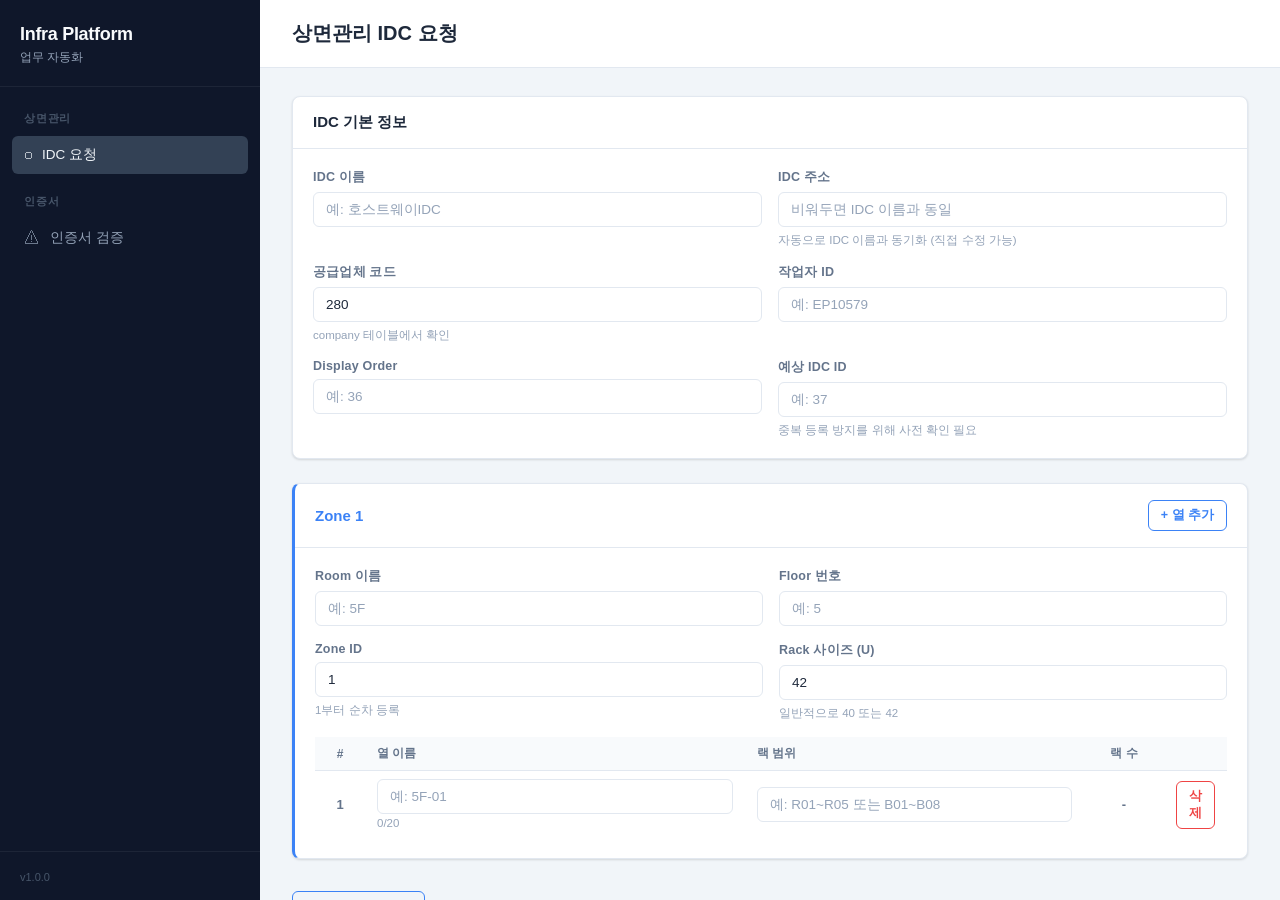
<file: index.html>
<!DOCTYPE html>
<html lang="ko">
<head>
    <meta charset="UTF-8">
    <meta http-equiv="refresh" content="0;url=idc-request.html">
    <title>인프라 자동화 플랫폼</title>
</head>
<body>
    <p><a href="idc-request.html">이동 중...</a></p>
</body>
</html>
</file>
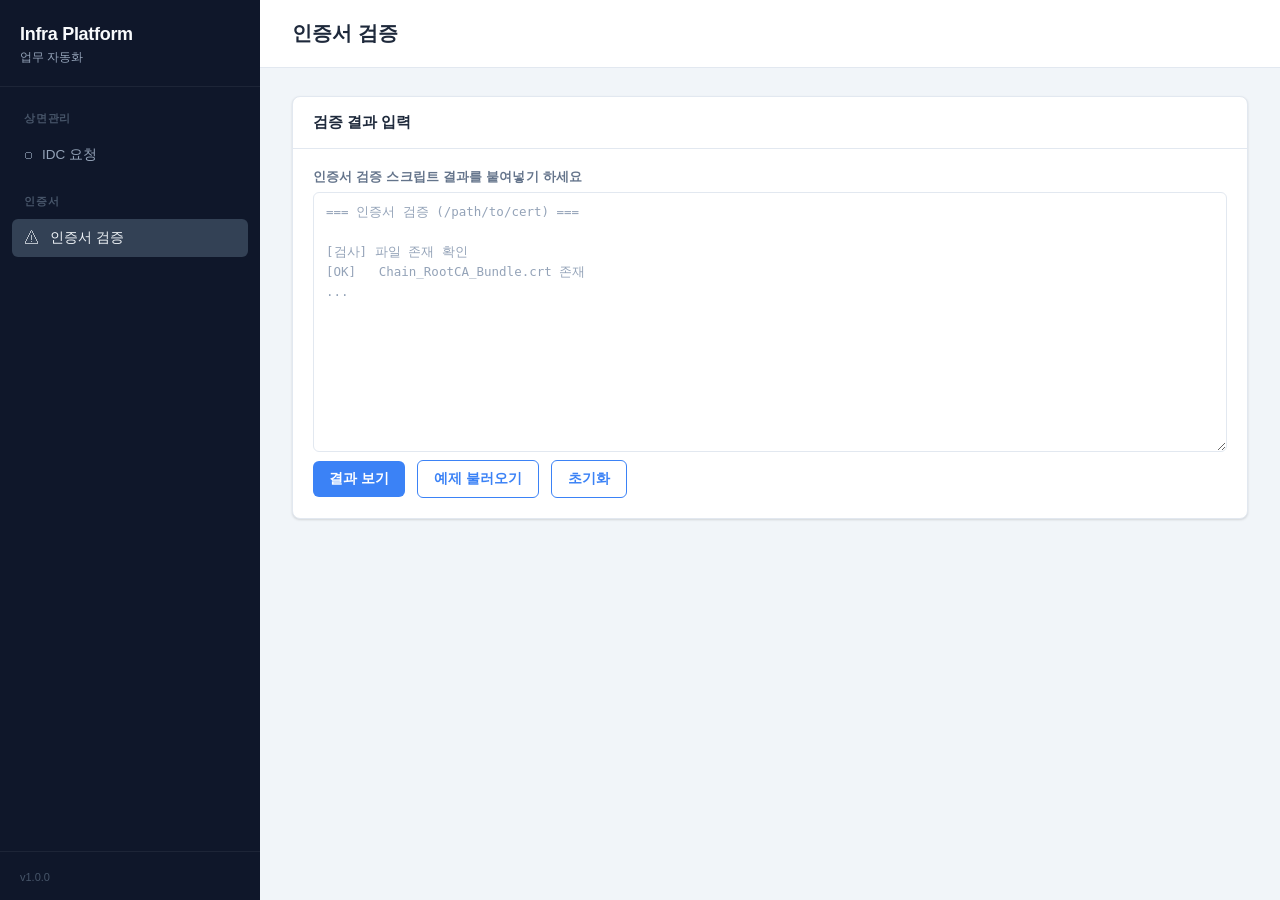
<file: cert-verify.html>
<!DOCTYPE html>
<html lang="ko">
<head>
    <meta charset="UTF-8">
    <meta name="viewport" content="width=device-width, initial-scale=1.0">
    <title>인프라 자동화 플랫폼 - 인증서 검증</title>
    <link rel="stylesheet" href="css/style.css">
</head>
<body>
    <div class="app-layout">
        <aside class="sidebar" id="sidebar"></aside>

        <main class="main-content">
            <header class="content-header">
                <h2>인증서 검증</h2>
            </header>
            <div class="content-body">
                <!-- 입력 -->
                <div class="card">
                    <div class="card-header"><h3>검증 결과 입력</h3></div>
                    <div class="card-body">
                        <div class="form-group">
                            <label class="form-label">인증서 검증 스크립트 결과를 붙여넣기 하세요</label>
                            <textarea class="form-input cert-textarea" id="cert-input"
                                rows="12" placeholder="=== 인증서 검증 (/path/to/cert) ===&#10;&#10;[검사] 파일 존재 확인&#10;[OK]   Chain_RootCA_Bundle.crt 존재&#10;..."></textarea>
                        </div>
                        <div class="action-bar">
                            <button class="btn btn-primary" id="btn-cert-render">결과 보기</button>
                            <button class="btn btn-outline" id="btn-cert-example">예제 불러오기</button>
                            <button class="btn btn-outline" id="btn-cert-clear">초기화</button>
                        </div>
                    </div>
                </div>

                <!-- 결과 -->
                <div class="card hidden" id="cert-result-card">
                    <div class="card-header">
                        <h3>검증 결과</h3>
                        <div class="cert-summary" id="cert-summary"></div>
                    </div>
                    <div class="card-body" style="padding:0;">
                        <pre class="cert-output" id="cert-output"></pre>
                    </div>
                </div>
            </div>
        </main>
    </div>

    <script src="js/layout.js"></script>
    <script src="js/tasks/cert-verify.js"></script>
</body>
</html>
</file>
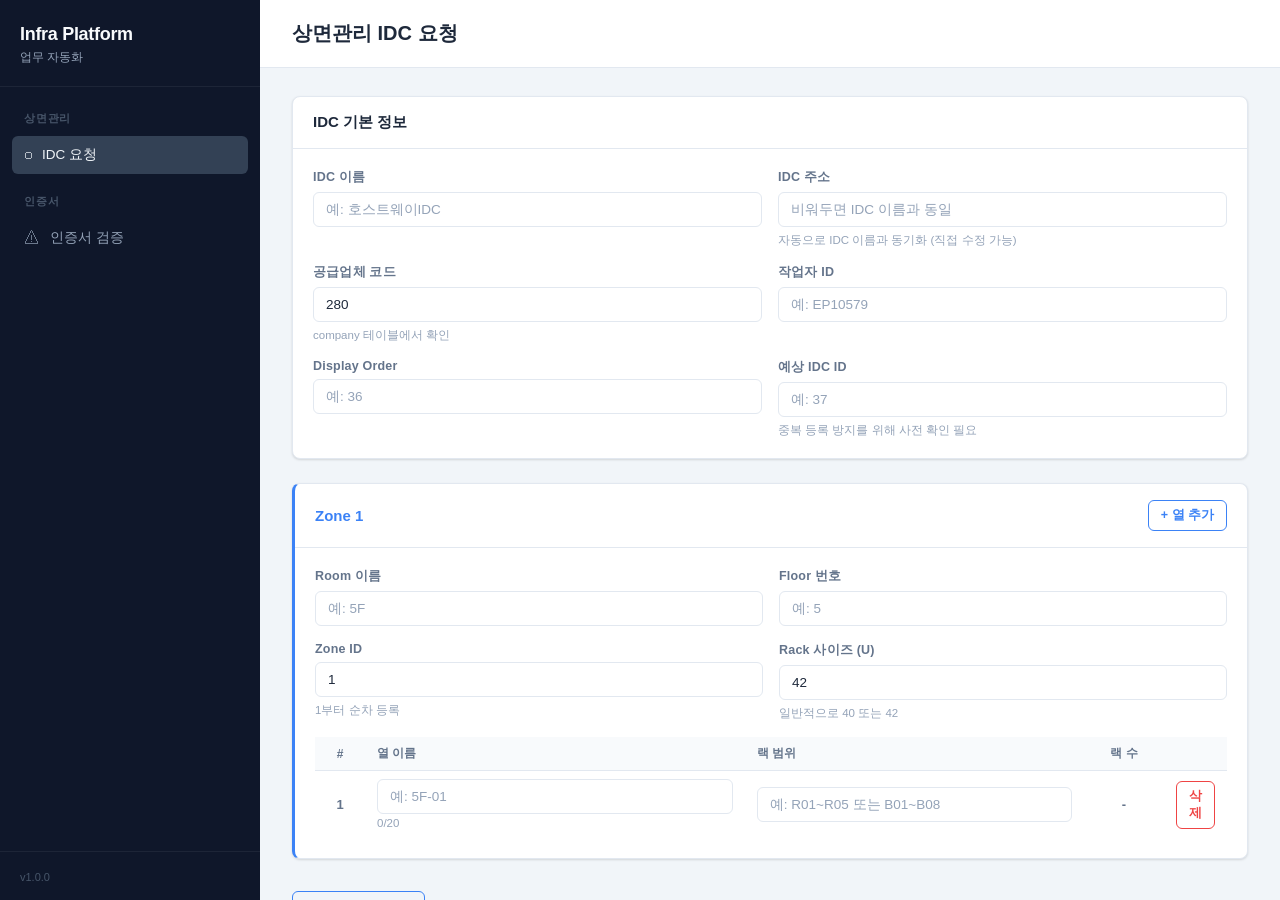
<file: idc-request.html>
<!DOCTYPE html>
<html lang="ko">
<head>
    <meta charset="UTF-8">
    <meta name="viewport" content="width=device-width, initial-scale=1.0">
    <title>인프라 자동화 플랫폼 - IDC 요청</title>
    <link rel="stylesheet" href="css/style.css">
</head>
<body>
    <div class="app-layout">
        <aside class="sidebar" id="sidebar"></aside>

        <main class="main-content">
            <header class="content-header">
                <h2>상면관리 IDC 요청</h2>
            </header>
            <div class="content-body">
                <!-- IDC 기본 정보 -->
                <div class="card">
                    <div class="card-header"><h3>IDC 기본 정보</h3></div>
                    <div class="card-body">
                        <div class="form-grid">
                            <div class="form-group">
                                <label class="form-label">IDC 이름</label>
                                <input type="text" class="form-input" id="idc-name" placeholder="예: 호스트웨이IDC">
                            </div>
                            <div class="form-group">
                                <label class="form-label">IDC 주소</label>
                                <input type="text" class="form-input" id="idc-address" placeholder="비워두면 IDC 이름과 동일">
                                <span class="form-hint">자동으로 IDC 이름과 동기화 (직접 수정 가능)</span>
                            </div>
                            <div class="form-group">
                                <label class="form-label">공급업체 코드</label>
                                <input type="number" class="form-input" id="idc-supply-code" value="280">
                                <span class="form-hint">company 테이블에서 확인</span>
                            </div>
                            <div class="form-group">
                                <label class="form-label">작업자 ID</label>
                                <input type="text" class="form-input" id="user-id" placeholder="예: EP10579">
                            </div>
                            <div class="form-group">
                                <label class="form-label">Display Order</label>
                                <input type="number" class="form-input" id="display-order" placeholder="예: 36">
                            </div>
                            <div class="form-group">
                                <label class="form-label">예상 IDC ID</label>
                                <input type="number" class="form-input" id="idc-id" placeholder="예: 37">
                                <span class="form-hint">중복 등록 방지를 위해 사전 확인 필요</span>
                            </div>
                        </div>
                    </div>
                </div>

                <!-- Zone 목록 (JS에서 동적 렌더링) -->
                <div id="zones-container"></div>

                <div class="action-bar mb-16">
                    <button class="btn btn-outline" id="btn-add-zone">+ Zone(층) 추가</button>
                </div>

                <div class="action-bar mb-16">
                    <button class="btn btn-primary" id="btn-generate">SQL 쿼리 생성</button>
                    <button class="btn btn-outline" id="btn-load-example">예제 데이터 불러오기</button>
                </div>

                <!-- 상면 미리보기 -->
                <div class="card hidden" id="preview-card">
                    <div class="card-header">
                        <h3>상면 배치도</h3>
                        <span class="form-hint">열 이름을 클릭하면 랙 상세를 볼 수 있습니다</span>
                    </div>
                    <div class="card-body" id="preview-content"></div>
                </div>

                <!-- 랙 상세 모달 -->
                <div class="modal-overlay hidden" id="rack-modal">
                    <div class="modal">
                        <div class="modal-header">
                            <h3 id="rack-modal-title"></h3>
                            <button class="modal-close" id="rack-modal-close">&times;</button>
                        </div>
                        <div class="modal-body" id="rack-modal-body"></div>
                    </div>
                </div>

                <!-- SQL 결과 -->
                <div class="card hidden" id="sql-result-card">
                    <div class="card-header"><h3>생성된 SQL</h3></div>
                    <div class="card-body" style="padding: 0;">
                        <div class="sql-output-wrapper">
                            <div class="copy-btn-wrapper">
                                <button class="btn-copy" id="btn-copy-sql">복사</button>
                            </div>
                            <pre class="sql-output" id="sql-output"></pre>
                        </div>
                    </div>
                </div>
            </div>
        </main>
    </div>

    <script src="js/layout.js"></script>
    <script src="js/tasks/idc-request.js"></script>
</body>
</html>
</file>
<file: css/style.css>
/* ===== Reset & Base ===== */
*,
*::before,
*::after {
    margin: 0;
    padding: 0;
    box-sizing: border-box;
}

:root {
    --sidebar-width: 260px;
    --sidebar-bg: #0f172a;
    --sidebar-hover: #1e293b;
    --sidebar-active: #334155;
    --sidebar-text: #94a3b8;
    --sidebar-text-active: #f1f5f9;
    --accent: #3b82f6;
    --accent-hover: #2563eb;
    --bg: #f1f5f9;
    --surface: #ffffff;
    --text: #1e293b;
    --text-secondary: #64748b;
    --border: #e2e8f0;
    --success: #10b981;
    --danger: #ef4444;
    --warning: #f59e0b;
    --radius: 8px;
    --shadow: 0 1px 3px rgba(0, 0, 0, 0.08), 0 1px 2px rgba(0, 0, 0, 0.06);
    --shadow-md: 0 4px 6px rgba(0, 0, 0, 0.07), 0 2px 4px rgba(0, 0, 0, 0.06);
}

html, body {
    height: 100%;
    font-family: -apple-system, BlinkMacSystemFont, 'Segoe UI', Roboto, 'Helvetica Neue', Arial, sans-serif;
    font-size: 14px;
    color: var(--text);
    background: var(--bg);
}

/* ===== Layout ===== */
.app-layout {
    display: flex;
    height: 100vh;
    overflow: hidden;
}

/* ===== Sidebar ===== */
.sidebar {
    width: var(--sidebar-width);
    min-width: var(--sidebar-width);
    background: var(--sidebar-bg);
    display: flex;
    flex-direction: column;
    overflow-y: auto;
}

.sidebar-header {
    padding: 24px 20px 20px;
    border-bottom: 1px solid rgba(255, 255, 255, 0.06);
}

.sidebar-title {
    font-size: 18px;
    font-weight: 700;
    color: #f8fafc;
    letter-spacing: -0.3px;
}

.sidebar-subtitle {
    font-size: 12px;
    color: var(--sidebar-text);
    margin-top: 4px;
}

.sidebar-nav {
    flex: 1;
    padding: 16px 12px;
}

.nav-category {
    font-size: 11px;
    font-weight: 600;
    text-transform: uppercase;
    letter-spacing: 0.8px;
    color: #475569;
    padding: 8px 12px 6px;
    margin-bottom: 4px;
}

.nav-list {
    list-style: none;
}

.nav-item {
    display: flex;
    align-items: center;
    gap: 10px;
    padding: 10px 12px;
    border-radius: 6px;
    color: var(--sidebar-text);
    text-decoration: none;
    font-size: 13.5px;
    font-weight: 500;
    transition: all 0.15s ease;
    cursor: pointer;
}

.nav-item:hover {
    background: var(--sidebar-hover);
    color: var(--sidebar-text-active);
}

.nav-item.active {
    background: var(--sidebar-active);
    color: var(--sidebar-text-active);
}

.nav-icon {
    font-size: 16px;
    opacity: 0.7;
}

.sidebar-footer {
    padding: 16px 20px;
    border-top: 1px solid rgba(255, 255, 255, 0.06);
}

.version {
    font-size: 11px;
    color: #475569;
}

/* ===== Main Content ===== */
.main-content {
    flex: 1;
    overflow-y: auto;
    display: flex;
    flex-direction: column;
}

.content-header {
    padding: 20px 32px;
    background: var(--surface);
    border-bottom: 1px solid var(--border);
    position: sticky;
    top: 0;
    z-index: 10;
}

.content-header h2 {
    font-size: 20px;
    font-weight: 700;
    color: var(--text);
}

.content-body {
    padding: 28px 32px;
    flex: 1;
}

/* ===== Cards ===== */
.card {
    background: var(--surface);
    border-radius: var(--radius);
    box-shadow: var(--shadow);
    border: 1px solid var(--border);
    margin-bottom: 24px;
}

.card-header {
    padding: 16px 20px;
    border-bottom: 1px solid var(--border);
    display: flex;
    align-items: center;
    justify-content: space-between;
}

.card-header h3 {
    font-size: 15px;
    font-weight: 600;
    color: var(--text);
}

.card-body {
    padding: 20px;
}

/* ===== Form Elements ===== */
.form-grid {
    display: grid;
    grid-template-columns: 1fr 1fr;
    gap: 16px;
}

.form-group {
    display: flex;
    flex-direction: column;
    gap: 6px;
}

.form-group.full-width {
    grid-column: 1 / -1;
}

.form-label {
    font-size: 12.5px;
    font-weight: 600;
    color: var(--text-secondary);
    letter-spacing: 0.2px;
}

.form-input {
    padding: 9px 12px;
    border: 1px solid var(--border);
    border-radius: 6px;
    font-size: 13.5px;
    color: var(--text);
    background: var(--surface);
    transition: border-color 0.15s ease, box-shadow 0.15s ease;
    font-family: inherit;
}

.form-input:focus {
    outline: none;
    border-color: var(--accent);
    box-shadow: 0 0 0 3px rgba(59, 130, 246, 0.12);
}

.form-input::placeholder {
    color: #94a3b8;
}

.form-hint {
    font-size: 11.5px;
    color: #94a3b8;
}

.form-hint.over-limit {
    color: var(--danger);
    font-weight: 600;
}

.form-input.input-error {
    border-color: var(--danger);
    box-shadow: 0 0 0 3px rgba(239, 68, 68, 0.12);
}

/* ===== Row Table ===== */
.row-table {
    width: 100%;
    border-collapse: collapse;
}

.row-table th {
    text-align: left;
    padding: 8px 12px;
    font-size: 12px;
    font-weight: 600;
    color: var(--text-secondary);
    background: #f8fafc;
    border-bottom: 1px solid var(--border);
}

.row-table td {
    padding: 8px 12px;
    border-bottom: 1px solid var(--border);
    vertical-align: middle;
}

.row-table .form-input {
    width: 100%;
}

.row-table tr:last-child td {
    border-bottom: none;
}

.row-number {
    font-weight: 600;
    color: var(--text-secondary);
    font-size: 13px;
    text-align: center;
    width: 40px;
}

/* ===== Buttons ===== */
.btn {
    display: inline-flex;
    align-items: center;
    justify-content: center;
    gap: 6px;
    padding: 9px 16px;
    border: none;
    border-radius: 6px;
    font-size: 13.5px;
    font-weight: 600;
    cursor: pointer;
    transition: all 0.15s ease;
    font-family: inherit;
}

.btn-primary {
    background: var(--accent);
    color: white;
}

.btn-primary:hover {
    background: var(--accent-hover);
    box-shadow: var(--shadow-md);
}

.btn-success {
    background: var(--success);
    color: white;
}

.btn-success:hover {
    background: #059669;
}

.btn-danger {
    background: transparent;
    color: var(--danger);
    border: 1px solid var(--danger);
    padding: 6px 10px;
    font-size: 12px;
}

.btn-danger:hover {
    background: #fef2f2;
}

.btn-outline {
    background: transparent;
    color: var(--accent);
    border: 1px solid var(--accent);
}

.btn-outline:hover {
    background: #eff6ff;
}

.btn-sm {
    padding: 6px 12px;
    font-size: 12.5px;
}

.btn-group {
    display: flex;
    gap: 8px;
    align-items: center;
}

/* ===== Zone Card ===== */
.zone-card {
    border-left: 3px solid var(--accent);
}

.zone-card .card-header h3 {
    color: var(--accent);
}

/* ===== Floor Preview ===== */
.floor-map {
    margin-bottom: 32px;
}

.floor-map-title {
    font-size: 22px;
    font-weight: 800;
    color: var(--text);
    margin-bottom: 16px;
}

.floor-row-block {
    display: flex;
    flex-direction: column;
    align-items: flex-end;
    margin-bottom: 20px;
}

.floor-row-label {
    background: #fef9c3;
    border: 1px solid #fde68a;
    padding: 6px 16px;
    font-size: 13px;
    font-weight: 700;
    color: #92400e;
    text-align: center;
    border-radius: 4px 4px 0 0;
}

.floor-row-slots {
    display: flex;
    border: 1px solid #d1d5db;
    border-top: none;
    border-radius: 0 0 4px 4px;
    overflow: hidden;
}

.floor-slot {
    width: 52px;
    height: 28px;
    border-right: 1px solid #e5e7eb;
    background: #fff;
}

.floor-slot:last-child {
    border-right: none;
}

/* ===== Rack Detail Table ===== */
.rack-detail-section {
    margin-bottom: 28px;
}

.rack-detail-title {
    font-size: 16px;
    font-weight: 800;
    color: var(--text);
    margin-bottom: 10px;
}

.rack-detail-table {
    width: auto;
    border-collapse: collapse;
    font-size: 12px;
}

.rack-detail-table th {
    background: #fef9c3;
    border: 1px solid #d1d5db;
    padding: 6px 8px;
    font-weight: 700;
    text-align: center;
    white-space: nowrap;
    color: #92400e;
    min-width: 64px;
}

.rack-detail-table th.hole-col {
    background: #f8fafc;
    min-width: 40px;
    color: var(--text-secondary);
}

.rack-detail-table td {
    border: 1px solid #e5e7eb;
    padding: 4px 8px;
    text-align: center;
    height: 24px;
    background: #fff;
}

.rack-detail-table td.hole-no {
    background: #f8fafc;
    font-weight: 600;
    color: var(--text-secondary);
    font-size: 11px;
}

.rack-detail-table thead tr:nth-child(2) th {
    background: #dbeafe;
    height: 6px;
    padding: 0;
    border-color: #bfdbfe;
}

.rack-detail-scroll {
    overflow-x: auto;
}

/* ===== Modal ===== */
.modal-overlay {
    position: fixed;
    inset: 0;
    background: rgba(0, 0, 0, 0.5);
    z-index: 100;
    display: flex;
    align-items: center;
    justify-content: center;
    padding: 24px;
}

.modal {
    background: var(--surface);
    border-radius: var(--radius);
    box-shadow: 0 20px 60px rgba(0, 0, 0, 0.2);
    max-width: 90vw;
    max-height: 90vh;
    display: flex;
    flex-direction: column;
    min-width: 400px;
}

.modal-header {
    display: flex;
    align-items: center;
    justify-content: space-between;
    padding: 16px 24px;
    border-bottom: 1px solid var(--border);
}

.modal-header h3 {
    font-size: 16px;
    font-weight: 700;
}

.modal-close {
    background: none;
    border: none;
    font-size: 24px;
    color: var(--text-secondary);
    cursor: pointer;
    padding: 0 4px;
    line-height: 1;
    transition: color 0.15s;
}

.modal-close:hover {
    color: var(--text);
}

.modal-body {
    padding: 24px;
    overflow: auto;
}

/* Clickable floor row label */
.floor-row-label {
    cursor: pointer;
    transition: background 0.15s, box-shadow 0.15s;
}

.floor-row-label:hover {
    background: #fde68a;
    box-shadow: 0 2px 4px rgba(0, 0, 0, 0.1);
}

/* ===== Action Bar ===== */
.action-bar {
    display: flex;
    align-items: center;
    gap: 12px;
    padding-top: 8px;
}

/* ===== SQL Output ===== */
.sql-output-wrapper {
    position: relative;
}

.sql-output {
    background: #0f172a;
    color: #e2e8f0;
    padding: 20px;
    border-radius: var(--radius);
    font-family: 'SF Mono', 'Fira Code', 'Cascadia Code', 'Consolas', monospace;
    font-size: 12.5px;
    line-height: 1.7;
    overflow-x: auto;
    white-space: pre-wrap;
    word-break: break-all;
    max-height: 600px;
    overflow-y: auto;
    tab-size: 2;
}

.sql-output .sql-comment {
    color: #6b7280;
}

.sql-output .sql-keyword {
    color: #c084fc;
}

.sql-output .sql-string {
    color: #34d399;
}

.sql-output .sql-number {
    color: #fbbf24;
}

.sql-output .sql-function {
    color: #60a5fa;
}

.copy-btn-wrapper {
    position: absolute;
    top: 12px;
    right: 12px;
    display: flex;
    gap: 8px;
}

.btn-copy {
    background: rgba(255, 255, 255, 0.1);
    color: #94a3b8;
    border: 1px solid rgba(255, 255, 255, 0.1);
    padding: 6px 14px;
    border-radius: 6px;
    font-size: 12px;
    font-weight: 500;
    cursor: pointer;
    transition: all 0.15s ease;
    font-family: inherit;
}

.btn-copy:hover {
    background: rgba(255, 255, 255, 0.15);
    color: #e2e8f0;
}

.btn-copy.copied {
    background: rgba(16, 185, 129, 0.2);
    color: #34d399;
    border-color: rgba(16, 185, 129, 0.3);
}

/* ===== Cert Verify Output ===== */
.cert-textarea {
    width: 100%;
    resize: vertical;
    font-family: 'SF Mono', 'Fira Code', 'Cascadia Code', 'Consolas', monospace;
    font-size: 12.5px;
    line-height: 1.6;
    min-height: 200px;
}

.cert-output {
    background: #0f172a;
    color: #cbd5e1;
    padding: 24px;
    margin: 0;
    font-family: 'SF Mono', 'Fira Code', 'Cascadia Code', 'Consolas', monospace;
    font-size: 13px;
    line-height: 1.75;
    overflow-x: auto;
    white-space: pre-wrap;
    word-break: break-all;
    border-radius: 0 0 var(--radius) var(--radius);
}

.cert-line-section {
    display: block;
    color: #60a5fa;
    font-weight: 700;
    padding: 4px 0;
    border-bottom: 1px solid rgba(96, 165, 250, 0.2);
    margin-bottom: 4px;
}

.cert-line-section-fail {
    display: block;
    color: #f87171;
    font-weight: 700;
    padding: 4px 0;
    border-bottom: 1px solid rgba(248, 113, 113, 0.3);
    margin-bottom: 4px;
}

.cert-line-check {
    display: block;
    color: #fbbf24;
    font-weight: 600;
    margin-top: 8px;
}

.cert-tag-ok {
    color: #34d399;
    font-weight: 700;
}

.cert-line-ok-text {
    color: #34d399;
}

.cert-tag-fail {
    background: rgba(239, 68, 68, 0.2);
    color: #f87171;
    font-weight: 700;
    padding: 1px 4px;
    border-radius: 3px;
}

.cert-line-fail {
    display: block;
    color: #f87171;
    background: rgba(239, 68, 68, 0.08);
    margin: 2px -24px;
    padding: 2px 24px;
}

.cert-line-fail-detail {
    color: #fca5a5;
}

.cert-line-detail {
    color: #94a3b8;
}

.cert-summary {
    display: flex;
    gap: 10px;
}

.summary-ok {
    background: rgba(16, 185, 129, 0.15);
    color: #34d399;
    font-size: 12px;
    font-weight: 700;
    padding: 4px 12px;
    border-radius: 20px;
    border: 1px solid rgba(16, 185, 129, 0.25);
}

.summary-fail {
    background: rgba(239, 68, 68, 0.12);
    color: #f87171;
    font-size: 12px;
    font-weight: 700;
    padding: 4px 12px;
    border-radius: 20px;
    border: 1px solid rgba(239, 68, 68, 0.25);
}

/* ===== Toast ===== */
.toast {
    position: fixed;
    bottom: 24px;
    right: 24px;
    padding: 12px 20px;
    border-radius: var(--radius);
    font-size: 13px;
    font-weight: 500;
    color: white;
    box-shadow: var(--shadow-md);
    z-index: 1000;
    transform: translateY(80px);
    opacity: 0;
    transition: all 0.3s ease;
}

.toast.show {
    transform: translateY(0);
    opacity: 1;
}

.toast.success {
    background: var(--success);
}

.toast.error {
    background: var(--danger);
}

/* ===== Utilities ===== */
.mt-16 { margin-top: 16px; }
.mt-20 { margin-top: 20px; }
.mb-16 { margin-bottom: 16px; }
.hidden { display: none !important; }

/* ===== Scrollbar ===== */
::-webkit-scrollbar {
    width: 6px;
    height: 6px;
}

::-webkit-scrollbar-track {
    background: transparent;
}

::-webkit-scrollbar-thumb {
    background: #cbd5e1;
    border-radius: 3px;
}

::-webkit-scrollbar-thumb:hover {
    background: #94a3b8;
}

.sidebar::-webkit-scrollbar-thumb {
    background: #334155;
}

/* ===== Responsive ===== */
@media (max-width: 768px) {
    .sidebar {
        width: 60px;
        min-width: 60px;
    }

    .sidebar-title,
    .sidebar-subtitle,
    .nav-category,
    .sidebar-footer {
        display: none;
    }

    .nav-item {
        justify-content: center;
        padding: 12px;
    }

    .nav-item span:last-child {
        display: none;
    }

    .content-body {
        padding: 20px 16px;
    }

    .form-grid {
        grid-template-columns: 1fr;
    }
}
</file>
